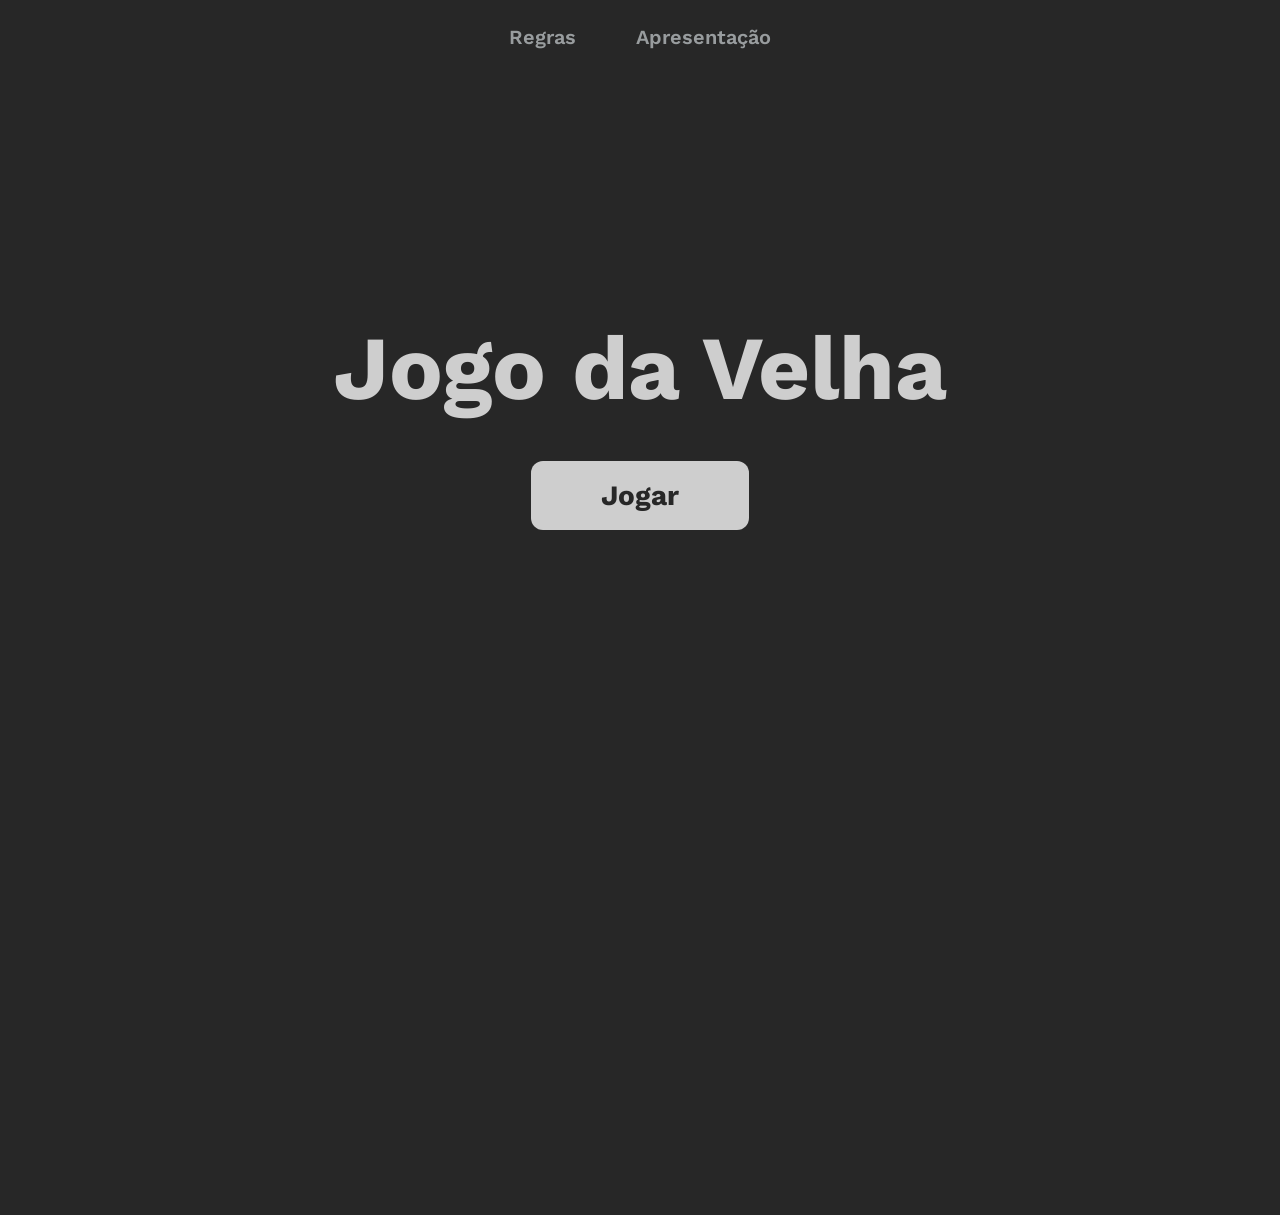
<file: html/index.html>
<!DOCTYPE html>
<html lang="pt-BR">

<head>
    <meta charset="UTF-8">
    <meta name="viewport" content="width=device-width, initial-scale=1.0">
    <link rel="stylesheet" href="../css/style.css">
    <title>Jogo da Velha - Início</title>
</head>

<body>

    <nav class="menu">
        <div class="regras">
            <a href="#" id="abrir-regras">Regras</a>
        </div>

        <div class="apresentacao">
            <a href="#" id="abrir-apresentacao">Apresentação</a>
        </div>
    </nav>

    <h1>Jogo da Velha</h1>
    <a href="caracteristicas.html" class="botao">Jogar</a>

    <div class="resultado" id="regras">
        <div class="placar-final">
            <h2>Como Jogar?</h2>
            <p>
                O Jogo da Velha é disputado por 2 jogadores em um tabuleiro 3x3.
                Cada jogador utiliza X ou O e, em sua vez, marca uma casa vazia.
                O objetivo é formar uma linha com 3 símbolos iguais, na horizontal, vertical ou diagonal.
                A partida termina quando um jogador vence ou quando todas as casas são preenchidas sem vencedor, resultando em empate.
            </p>
            <button class="botao" id="fechar-regras">Fechar</button>
        </div>
    </div>

    <div class="resultado" id="janela-apresentacao">
        <div class="placar-final">
            <h2>Apresentação</h2>
            <p>
                Um pequeno projeto em grupo com o objetivo de criar um Jogo da Velha funcional com o nosso conhecimento.
                Participantes: Sara, Mateus, Eduardo, Emily e Leonardo Togni.
            </p>
            <button class="botao" id="fechar-apresentacao">Fechar</button>
        </div>
    </div>

    <script src="../js/sons.js"></script>
    <script src="../js/inicio.js"></script>
</body>
</html>
</file>
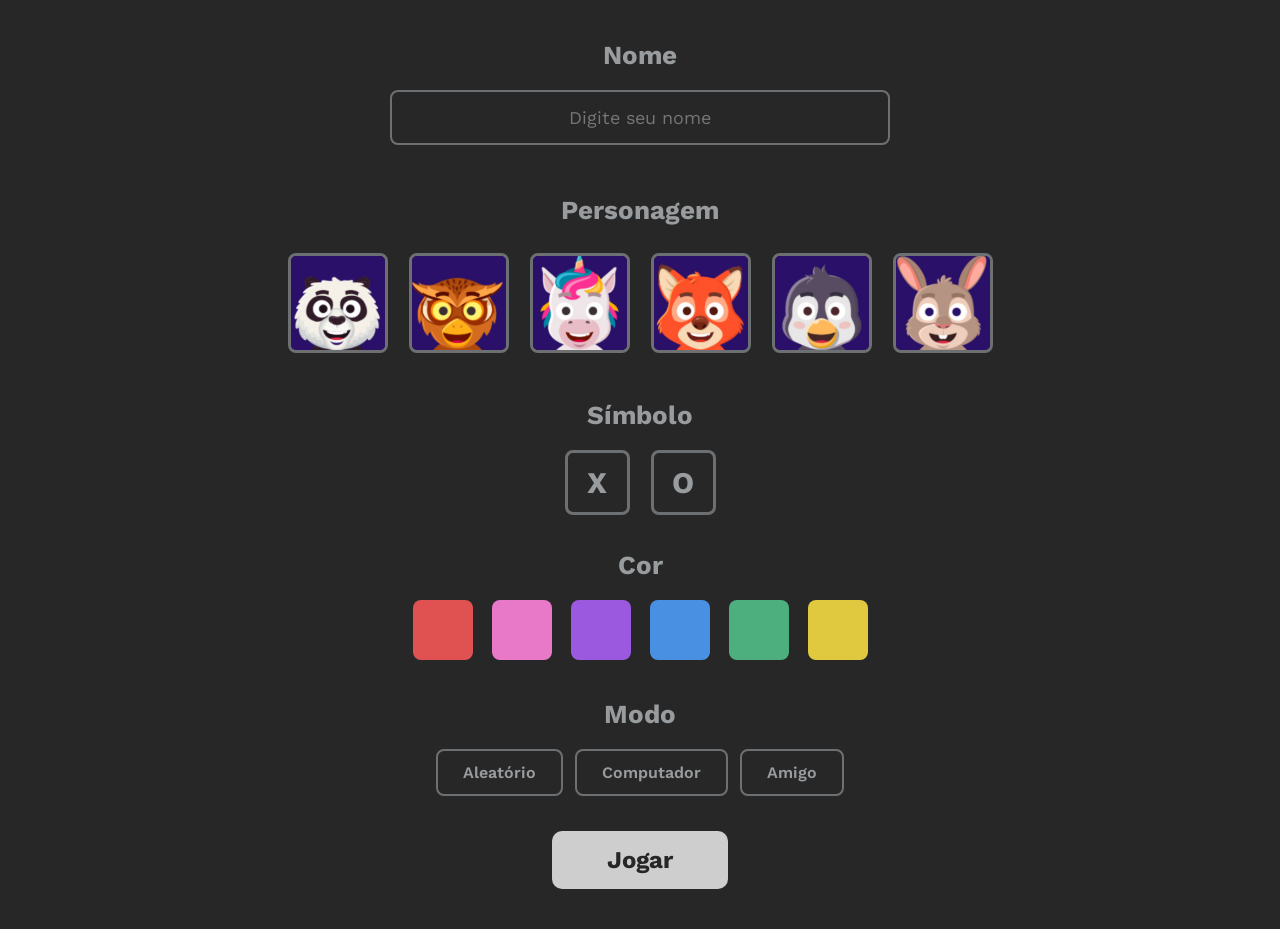
<file: html/caracteristicas.html>
<!DOCTYPE html>
<html lang="pt-BR">

<head>
    <meta charset="UTF-8">
    <meta name="viewport" content="width=device-width, initial-scale=1.0">
    <link rel="stylesheet" href="../css/caracteristicas.css">
    <title>Jogo da Velha - Características</title>
</head>

<body>

    <div class="nome">
        <h2>Nome</h2>
        <input type="text" id="nome" maxlength="15" placeholder="Digite seu nome">
    </div>

    <div class="personagem">
        <h2>Personagem</h2>

        <div class="personagem1">
            <img src="../img/image1.png" alt="Personagem 1">
        </div>

        <div class="personagem2">
            <img src="../img/image2.png" alt="Personagem 2">
        </div>

        <div class="personagem3">
            <img src="../img/image3.png" alt="Personagem 3">
        </div>

        <div class="personagem4">
            <img src="../img/image4.png" alt="Personagem 4">
        </div>

        <div class="personagem5">
            <img src="../img/image5.png" alt="Personagem 5">
        </div>

        <div class="personagem6">
            <img src="../img/image6.png" alt="Personagem 6">
        </div>

    </div>

    <div class="simbolo">
        <h2>Símbolo</h2>
        <div class="simbolo">X</div>
        <div class="simbolo">O</div>
    </div>

    <div class="cor">
        <h2>Cor</h2>
        <div class="cor vermelho"></div>
        <div class="cor rosa"></div>
        <div class="cor roxo"></div>
        <div class="cor azul"></div>
        <div class="cor verde"></div>
        <div class="cor amarelo"></div>
    </div>

    <div class="modo">
        <h2>Modo</h2>
        <div class="opcoes">
            <div class="modo">Aleatório</div>
            <div class="modo">Computador</div>
            <div class="modo">Amigo</div>
        </div>
        <input type="text" id="nome-amigo" class="nome-amigo" maxlength="15" placeholder="Digite o nome do amigo">
    </div>

    <a href="tabuleiro.html" class="botao" id="jogar">Jogar</a>

    <script src="../js/sons.js"></script>
    <script src="../js/caracteristicas.js"></script>
</body>

</html>
</file>
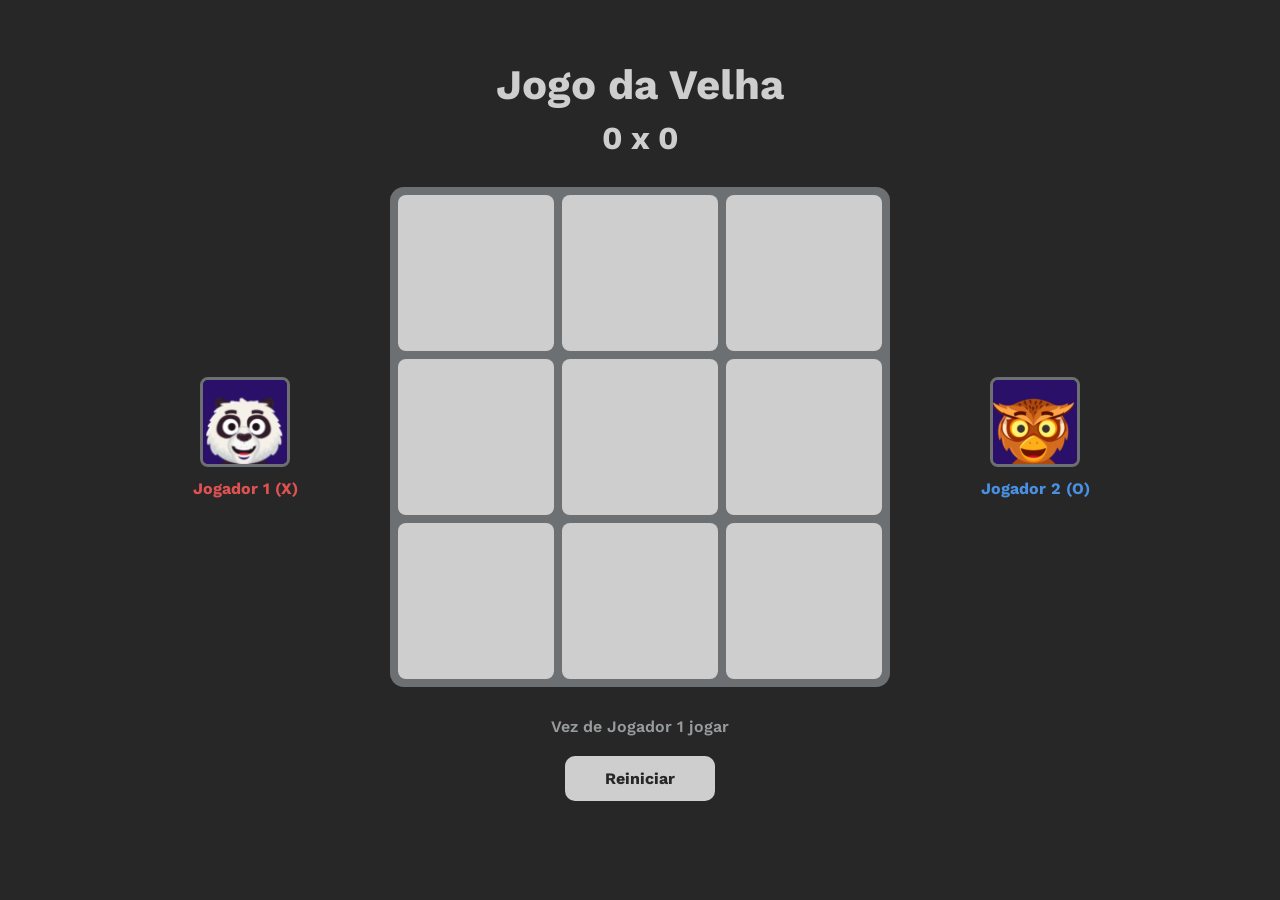
<file: html/tabuleiro.html>
<!DOCTYPE html>
<html lang="pt-BR">

<head>
    <meta charset="UTF-8">
    <meta name="viewport" content="width=device-width, initial-scale=1.0">
    <link rel="stylesheet" href="../css/tabuleiro.css">
    <title>Jogo da Velha - Tabuleiro</title>
</head>

<body>

    <h1>Jogo da Velha</h1>
    <p class="placar" id="placar">0 x 0</p>
    <div class="jogadores">
        <div class="jogador1">
            <img src="../img/image1.png" alt="Jogador 1">
            <p>Jogador 1 (X)</p>
        </div>

        <div class="tabuleiro">
            <div class="parte"></div>
            <div class="parte"></div>
            <div class="parte"></div>
            <div class="parte"></div>
            <div class="parte"></div>
            <div class="parte"></div>
            <div class="parte"></div>
            <div class="parte"></div>
            <div class="parte"></div>
        </div>

        <div class="jogador2">
            <img src="../img/image2.png" alt="Jogador 2">
            <p>Jogador 2 (O)</p>
        </div>

    </div>

    <p id="vez">Vez de Jogador 1 jogar</p>
    <button class="botao" id="reiniciar">Reiniciar</button>

    <div class="resultado" id="resultado">
        <div class="placar-final">
            <h2 id="titulo-resultado">Vitória!</h2>
            <p id="placar-final">Placar final: 1 x 0</p>
            <button class="botao" id="jogar-de-novo">Jogar de novo</button>
            <a href="index.html" class="botao">Início</a>
        </div>
    </div>

    <script src="../js/sons.js"></script>
    <script src="../js/jogo.js"></script>
    <script src="../js/tabuleiro.js"></script>
</body>
</html>
</file>
<file: css/style.css>
@import url("https://fonts.googleapis.com/css2?family=Work+Sans:wght@400;600;700&display=swap");

* {
    margin: 0;
    padding: 0;
    box-sizing: border-box;
    font-family: "Work Sans", sans-serif;
}

body {
    min-height: 100vh;
    background: #272727;
    color: #cecece;
    text-align: center;
}

/* Menu do topo: Regras, Histórico e Apresentação */
.menu {
    position: absolute;
    top: 25px;
    left: 0;
    right: 0;
    display: flex;
    justify-content: center;
    gap: 60px;
}

.menu a {
    display: inline-block;
    color: #989c9e;
    text-decoration: none;
    font-weight: 600;
    transition: 0.3s;
    font-size: 20px;
}

.menu a:hover {
    color: #cecece;
    transform: scale(1.15);
}

h1 {
    margin-top: 35vh;
    font-size: 90px;
    color: #cecece;
    transition: 0.3s;
}

h1:hover {
    text-shadow: 0 0 5px #cecece;
}

.botao {
    display: inline-block;
    margin-top: 40px;
    padding: 18px 70px;
    background: #cecece;
    color: #272727;
    border: none;
    border-radius: 12px;
    text-decoration: none;
    font-size: 28px;
    font-weight: 700;
    cursor: pointer;
    transition: 0.3s;
}

.botao:hover {
    transform: scale(1.05);
    letter-spacing: 2px;
    box-shadow: 0 0 10px #cecece;
}

.resultado {
    display: none;
    position: fixed;
    inset: 0;
    align-items: center;
    justify-content: center;
    background: rgba(0, 0, 0, 0.65);
    backdrop-filter: blur(6px);
    padding: 20px;
}

.placar-final {
    width: min(90%, 700px);
    padding: 35px;
    background: #272727;
    border: 2px solid #6d7072;
    border-radius: 15px;
}

.placar-final h2 {
    margin-bottom: 20px;
    font-size: 36px;
}

.placar-final p {
    color: #cecece;
    font-size: 18px;
    line-height: 1.7;
    white-space: pre-line;
}

.placar-final .botao {
    width: 100%;
    margin-top: 25px;
}

@media (max-width: 600px) {

    .menu {
        gap: 25px;
    }

    .menu a {
        font-size: 14px;
    }

    h1 {
        margin-top: 35vh;
        font-size: 45px;
    }

    .botao {
        padding: 15px 50px;
        font-size: 24px;
    }

    .placar-final {
        width: 95%;
        padding: 25px;
    }

    .placar-final h2 {
        font-size: 30px;
    }

    .placar-final p {
        font-size: 16px;
        line-height: 1.6;
    }
}
</file>
<file: css/caracteristicas.css>
@import url("https://fonts.googleapis.com/css2?family=Work+Sans:wght@400;600;700&display=swap");

* {
    margin: 0;
    padding: 0;
    box-sizing: border-box;
    font-family: "Work Sans", sans-serif;
}

body {
    min-height: 100vh;
    background: #272727;
    color: #cecece;
    text-align: center;
    padding: 40px 20px;
}

h2 {
    margin-bottom: 20px;
    color: #989c9e;
    font-size: 26px;
}

.nome,
.personagem,
.simbolo,
.cor,
.modo {
    margin-bottom: 35px;
}

.nome {
    margin-bottom: 50px;
}

input {
    width: min(100%, 500px);
    padding: 15px;
    background: transparent;
    color: #cecece;
    border: 2px solid #6d7072;
    border-radius: 8px;
    font-size: 18px;
    text-align: center;
}

input:focus {
    outline: none;
    border-color: #cecece;
}

.personagem > div,
.simbolo > div,
.cor > div,
.opcoes .modo {
    cursor: pointer;
    transition: 0.3s;
}

.personagem > div {
    display: inline-block;
    margin: 8px;
}

.personagem img {
    width: 100px;
    height: 100px;
    object-fit: cover;
    background: #cecece;
    border: 3px solid #6d7072;
    border-radius: 8px;
    transition: 0.3s;
}

.personagem > div:hover {
    transform: scale(1.05);
}

.personagem > div:hover img {
    border-color: #cecece;
}

.personagem > div.selecionado img {
    border-color: #cecece;
    box-shadow: 0 0 10px #cecece;
}

.simbolo > div {
    display: inline-flex;
    width: 65px;
    height: 65px;
    margin: 0 8px;
    align-items: center;
    justify-content: center;
    color: #989c9e;
    border: 3px solid #6d7072;
    border-radius: 8px;
    font-size: 30px;
    font-weight: 700;
}

.simbolo > div:hover {
    transform: scale(1.1);
    color: #cecece;
    border-color: #cecece;
}

.simbolo > div.selecionado {
    color: #cecece;
    border-color: #cecece;
    box-shadow: 0 0 10px #cecece;
}

.cor > div {
    display: inline-block;
    width: 60px;
    height: 60px;
    margin: 0 7px;
    border: 3px solid transparent;
    border-radius: 8px;
}

.cor > div:hover {
    transform: scale(1.1);
    border-color: #cecece;
}

.cor > div.selecionado {
    border-color: #cecece;
    box-shadow: 0 0 10px #cecece;
}

.vermelho {
    background: #e05252;
}

.rosa {
    background: #e879c9;
}

.roxo {
    background: #9b59e0;
}

.azul {
    background: #4a90e2;
}

.verde {
    background: #4caf7d;
}

.amarelo {
    background: #e0c93e;
}

.opcoes {
    display: flex;
    justify-content: center;
    flex-wrap: wrap;
    gap: 12px;
}

.opcoes .modo {
    margin: 0;
    padding: 12px 25px;
    color: #989c9e;
    border: 2px solid #6d7072;
    border-radius: 8px;
    font-weight: 600;
    text-align: center;
}

.opcoes .modo:hover {
    transform: scale(1.05);
    color: #cecece;
    border-color: #cecece;
}

.opcoes .modo.selecionado {
    color: #cecece;
    border-color: #cecece;
    box-shadow: 0 0 10px #cecece;
}

.nome-amigo {
    display: none;
    margin: 25px auto 0;
}

.nome-amigo.visivel {
    display: block;
}

.botao {
    display: inline-block;
    padding: 15px 55px;
    background: #cecece;
    color: #272727;
    border-radius: 10px;
    text-decoration: none;
    font-size: 24px;
    font-weight: 700;
    transition: 0.3s;
}

.botao:hover {
    transform: scale(1.05);
    letter-spacing: 2px;
    box-shadow: 0 0 10px #cecece;
}

@media (max-width: 700px) {
    .personagem img {
        width: 80px;
        height: 80px;
    }

    .cor > div {
        width: 55px;
        height: 55px;
    }
}
</file>
<file: css/tabuleiro.css>
@import url("https://fonts.googleapis.com/css2?family=Work+Sans:wght@400;600;700&display=swap");

* {
    margin: 0;
    padding: 0;
    box-sizing: border-box;
    font-family: "Work Sans", sans-serif;
}

body {
    min-height: 100vh;
    background: #272727;
    color: #cecece;
    text-align: center;
    padding: 20px;
}

h1 {
    margin-top: 40px;
    font-size: 42px;
    transition: 0.3s;
}

.placar {
    margin: 10px 0 20px;
    font-size: 32px;
    font-weight: 700;
}

.jogadores {
    display: grid;
    grid-template-columns: 130px min(40vw, 500px) 130px;
    align-items: center;
    justify-content: center;
    gap: 80px;
    margin: 30px auto;
}

.jogador1 {
    grid-column: 1;
}

.tabuleiro {
    grid-column: 2;
    width: min(40vw, 500px);
    aspect-ratio: 1;
    padding: 8px;
    display: grid;
    grid-template-columns: repeat(3, 1fr);
    grid-template-rows: repeat(3, 1fr);
    gap: 8px;
    background: #6d7072;
    border-radius: 14px;
}

.jogador2 {
    grid-column: 3;
}

.jogador1,
.jogador2 {
    width: 130px;
}

.jogador1 img,
.jogador2 img {
    width: 90px;
    height: 90px;
    object-fit: cover;
    background: #cecece;
    border: 3px solid #6d7072;
    border-radius: 8px;
}

.jogador1 p,
.jogador2 p {
    margin-top: 8px;
    font-weight: 700;
}

.jogador1 p {
    color: #e05252;
}

.jogador2 p {
    color: #4a90e2;
}

.parte {
    display: flex;
    align-items: center;
    justify-content: center;
    min-height: 0;
    line-height: 1;
    font-size: clamp(28px, 7vw, 90px);
    font-weight: 700;
    background: #cecece;
    border-radius: 8px;
    transition: 0.2s;
    cursor: pointer;
}

.parte:hover {
    background: #989c9e;
}

.jogadores + p {
    margin-top: 20px;
    color: #989c9e;
    font-weight: 600;
}

.botao {
    display: inline-block;
    border: none;
    cursor: pointer;
    font-size: 16px;
    margin-top: 20px;
    padding: 13px 40px;
    background: #cecece;
    color: #272727;
    border-radius: 10px;
    text-decoration: none;
    font-weight: 700;
    transition: 0.3s;
}

.botao:hover {
    transform: scale(1.05);
    letter-spacing: 2px;
    box-shadow: 0 0 10px #cecece;
}

.resultado {
    display: none;
    position: fixed;
    inset: 0;
    align-items: center;
    justify-content: center;
    background: rgb(0, 0, 0);
    backdrop-filter: blur(6px);
}

.placar-final {
    width: min(90%, 380px);
    padding: 35px;
    background: #272727;
    border: 2px solid #6d7072;
    border-radius: 15px;
}

.placar-final h2 {
    margin-bottom: 10px;
    font-size: 36px;
}

.placar-final p {
    margin-bottom: 10px;
    color: #989c9e;
}

.placar-final .botao {
    display: block;
    width: 100%;
}

@media (max-width: 800px) {
    .jogadores {
        gap: 30px;
        grid-template-columns: 100px min(60vw, 450px) 100px;
    }

    .jogador1,
    .jogador2 {
        width: 100px;
    }

    .tabuleiro {
        width: min(60vw, 450px);
    }
}

@media (max-width: 500px) {
    body {
        padding: 15px;
    }

    h1 {
        margin-top: 20px;
        font-size: 32px;
    }

    .placar {
        margin: 5px 0 15px;
        font-size: 24px;
    }

    .jogadores {
        display: grid;
        grid-template-columns: 1fr 1fr;
        grid-template-areas:
            "jogador1 jogador2"
            "tabuleiro tabuleiro";
        gap: 20px;
        margin: 10px auto 0;
    }

    .jogador1 {
        grid-area: jogador1;
    }

    .jogador2 {
        grid-area: jogador2;
    }

    .jogador1,
    .jogador2 {
        width: auto;
    }

    .jogador1 img,
    .jogador2 img {
        width: 60px;
        height: 60px;
    }

    .jogador1 p,
    .jogador2 p {
        margin-top: 5px;
        font-size: 12px;
    }

    .tabuleiro {
        grid-area: tabuleiro;
        width: 90vw;
        max-width: 400px;
        margin: 5px auto 0;
    }

    .jogadores + p {
        margin-top: 20px;
    }

    .botao {
        margin-top: 15px;
        padding: 12px 35px;
        font-size: 18px;
    }
}
</file>
